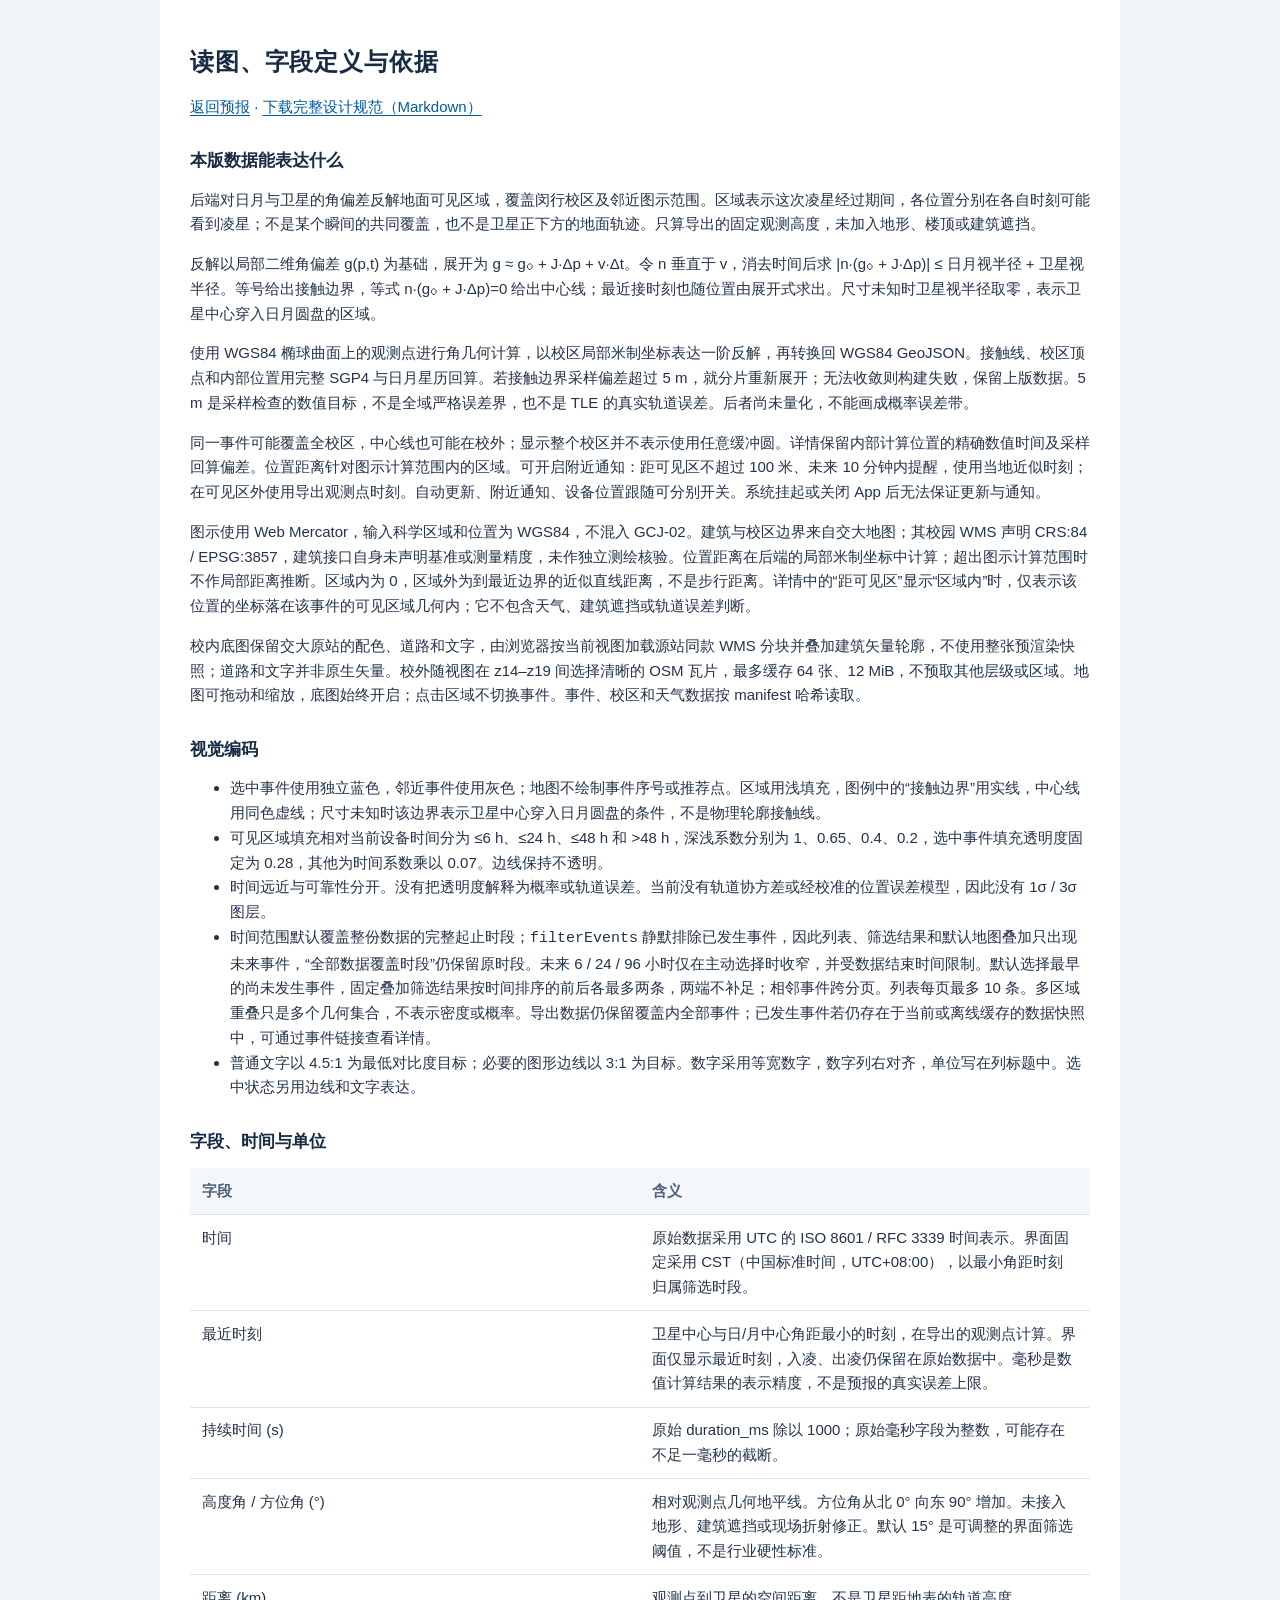
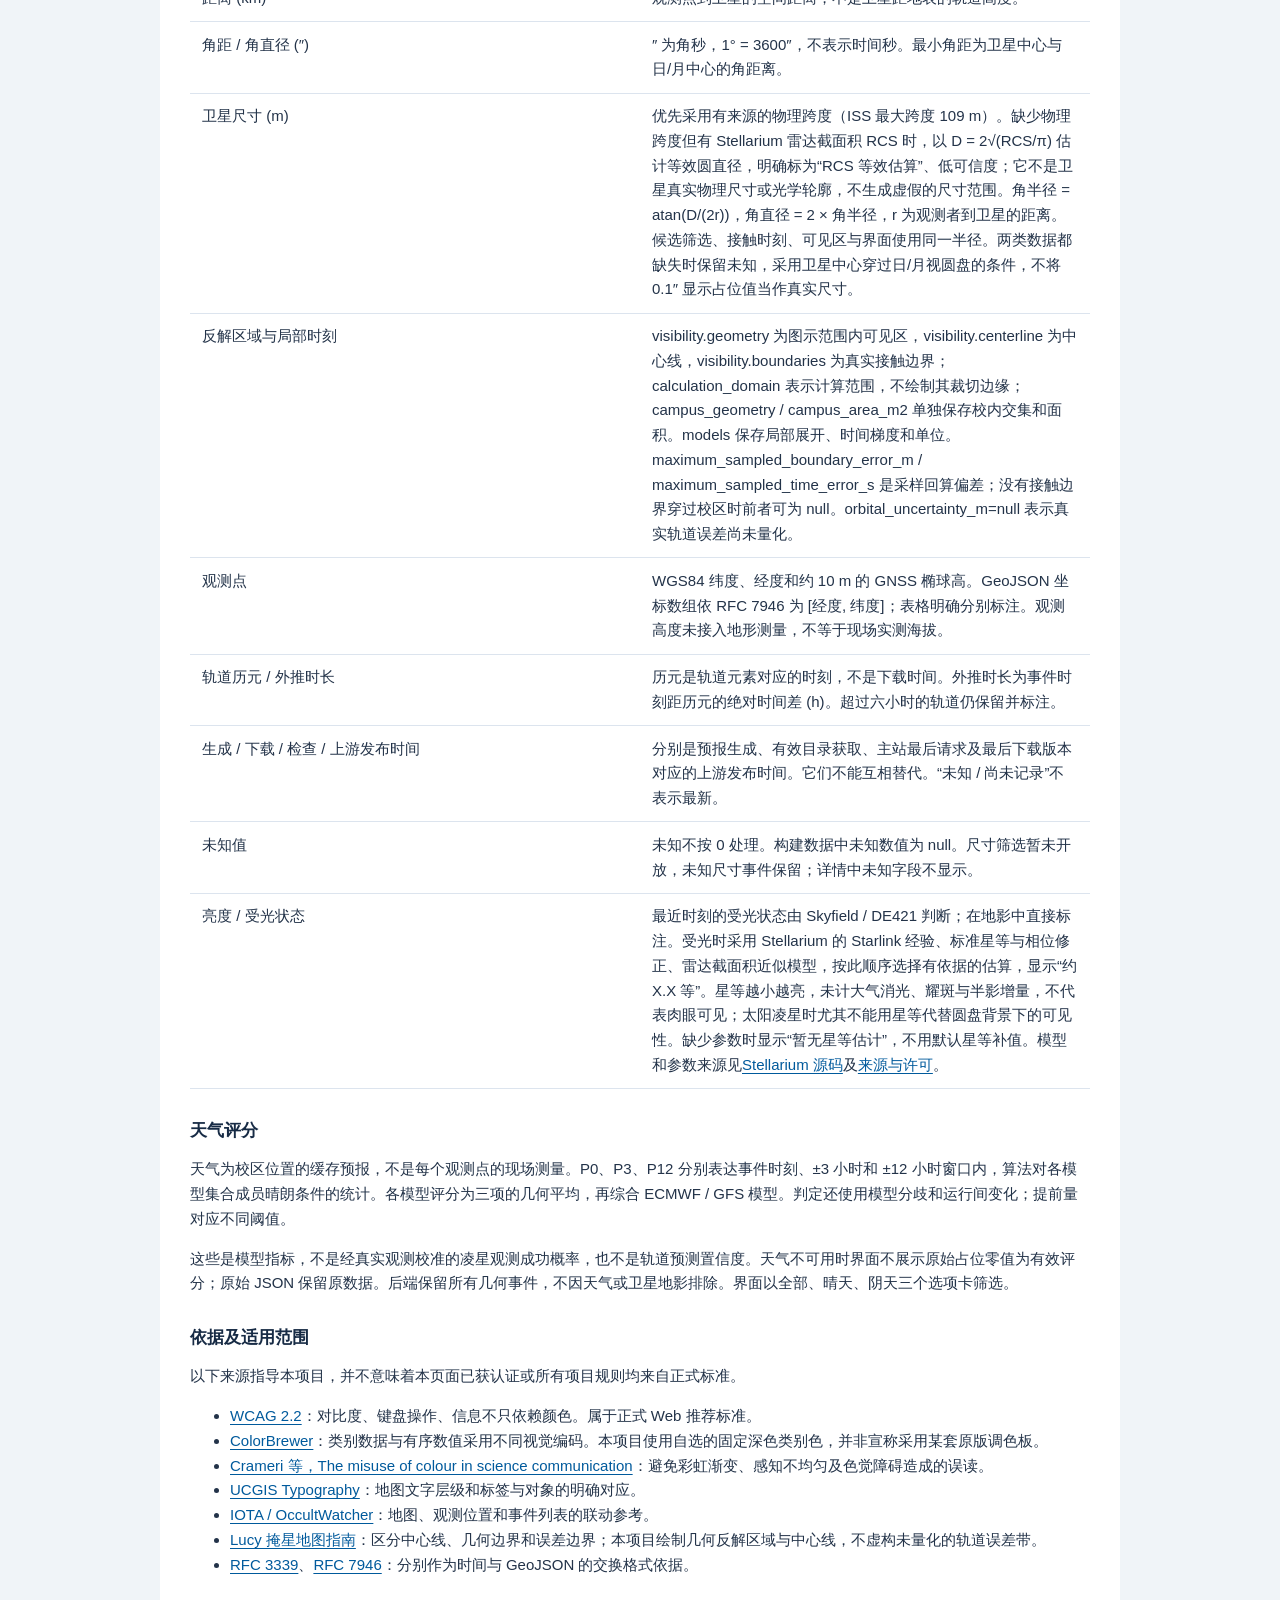
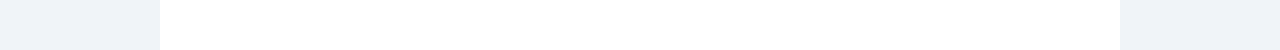
<file: deploy/reading.html>
<!doctype html>
<html lang="zh-CN">
<head><meta charset="utf-8"><meta name="viewport" content="width=device-width,initial-scale=1"><title>读图与字段定义 · 交大卫星凌日月预报</title><link rel="stylesheet" href="styles.css"></head>
<body>
<h1>读图、字段定义与依据</h1>
<p><a href="./">返回预报</a> · <a href="design.md" download>下载完整设计规范（Markdown）</a></p>
<h2>本版数据能表达什么</h2>
<p>后端对日月与卫星的角偏差反解地面可见区域，覆盖闵行校区及邻近图示范围。区域表示这次凌星经过期间，各位置分别在各自时刻可能看到凌星；不是某个瞬间的共同覆盖，也不是卫星正下方的地面轨迹。只算导出的固定观测高度，未加入地形、楼顶或建筑遮挡。</p>
<p>反解以局部二维角偏差 g(p,t) 为基础，展开为 g ≈ g₀ + J·Δp + v·Δt。令 n 垂直于 v，消去时间后求 |n·(g₀ + J·Δp)| ≤ 日月视半径 + 卫星视半径。等号给出接触边界，等式 n·(g₀ + J·Δp)=0 给出中心线；最近接时刻也随位置由展开式求出。尺寸未知时卫星视半径取零，表示卫星中心穿入日月圆盘的区域。</p>
<p>使用 WGS84 椭球曲面上的观测点进行角几何计算，以校区局部米制坐标表达一阶反解，再转换回 WGS84 GeoJSON。接触线、校区顶点和内部位置用完整 SGP4 与日月星历回算。若接触边界采样偏差超过 5 m，就分片重新展开；无法收敛则构建失败，保留上版数据。5 m 是采样检查的数值目标，不是全域严格误差界，也不是 TLE 的真实轨道误差。后者尚未量化，不能画成概率误差带。</p>
<p>同一事件可能覆盖全校区，中心线也可能在校外；显示整个校区并不表示使用任意缓冲圆。详情保留内部计算位置的精确数值时间及采样回算偏差。位置距离针对图示计算范围内的区域。可开启附近通知：距可见区不超过 100 米、未来 10 分钟内提醒，使用当地近似时刻；在可见区外使用导出观测点时刻。自动更新、附近通知、设备位置跟随可分别开关。系统挂起或关闭 App 后无法保证更新与通知。</p>
<p>图示使用 Web Mercator，输入科学区域和位置为 WGS84，不混入 GCJ-02。建筑与校区边界来自交大地图；其校园 WMS 声明 CRS:84 / EPSG:3857，建筑接口自身未声明基准或测量精度，未作独立测绘核验。位置距离在后端的局部米制坐标中计算；超出图示计算范围时不作局部距离推断。区域内为 0，区域外为到最近边界的近似直线距离，不是步行距离。详情中的“距可见区”显示“区域内”时，仅表示该位置的坐标落在该事件的可见区域几何内；它不包含天气、建筑遮挡或轨道误差判断。</p>
<p>校内底图保留交大原站的配色、道路和文字，由浏览器按当前视图加载源站同款 WMS 分块并叠加建筑矢量轮廓，不使用整张预渲染快照；道路和文字并非原生矢量。校外随视图在 z14–z19 间选择清晰的 OSM 瓦片，最多缓存 64 张、12 MiB，不预取其他层级或区域。地图可拖动和缩放，底图始终开启；点击区域不切换事件。事件、校区和天气数据按 manifest 哈希读取。</p>
<h2>视觉编码</h2>
<ul>
<li>选中事件使用独立蓝色，邻近事件使用灰色；地图不绘制事件序号或推荐点。区域用浅填充，图例中的“接触边界”用实线，中心线用同色虚线；尺寸未知时该边界表示卫星中心穿入日月圆盘的条件，不是物理轮廓接触线。</li>
<li>可见区域填充相对当前设备时间分为 ≤6 h、≤24 h、≤48 h 和 &gt;48 h，深浅系数分别为 1、0.65、0.4、0.2，选中事件填充透明度固定为 0.28，其他为时间系数乘以 0.07。边线保持不透明。</li>
<li>时间远近与可靠性分开。没有把透明度解释为概率或轨道误差。当前没有轨道协方差或经校准的位置误差模型，因此没有 1σ / 3σ 图层。</li>
<li>时间范围默认覆盖整份数据的完整起止时段；<code>filterEvents</code> 静默排除已发生事件，因此列表、筛选结果和默认地图叠加只出现未来事件，“全部数据覆盖时段”仍保留原时段。未来 6 / 24 / 96 小时仅在主动选择时收窄，并受数据结束时间限制。默认选择最早的尚未发生事件，固定叠加筛选结果按时间排序的前后各最多两条，两端不补足；相邻事件跨分页。列表每页最多 10 条。多区域重叠只是多个几何集合，不表示密度或概率。导出数据仍保留覆盖内全部事件；已发生事件若仍存在于当前或离线缓存的数据快照中，可通过事件链接查看详情。</li>
<li>普通文字以 4.5:1 为最低对比度目标；必要的图形边线以 3:1 为目标。数字采用等宽数字，数字列右对齐，单位写在列标题中。选中状态另用边线和文字表达。</li>
</ul>
<h2>字段、时间与单位</h2>
<table><thead><tr><th scope="col">字段</th><th scope="col">含义</th></tr></thead><tbody>
<tr><td>时间</td><td>原始数据采用 UTC 的 ISO 8601 / RFC 3339 时间表示。界面固定采用 CST（中国标准时间，UTC+08:00），以最小角距时刻归属筛选时段。</td></tr>
<tr><td>最近时刻</td><td>卫星中心与日/月中心角距最小的时刻，在导出的观测点计算。界面仅显示最近时刻，入凌、出凌仍保留在原始数据中。毫秒是数值计算结果的表示精度，不是预报的真实误差上限。</td></tr>
<tr><td>持续时间 (s)</td><td>原始 duration_ms 除以 1000；原始毫秒字段为整数，可能存在不足一毫秒的截断。</td></tr>
<tr><td>高度角 / 方位角 (°)</td><td>相对观测点几何地平线。方位角从北 0° 向东 90° 增加。未接入地形、建筑遮挡或现场折射修正。默认 15° 是可调整的界面筛选阈值，不是行业硬性标准。</td></tr>
<tr><td>距离 (km)</td><td>观测点到卫星的空间距离，不是卫星距地表的轨道高度。</td></tr>
<tr><td>角距 / 角直径 (″)</td><td>″ 为角秒，1° = 3600″，不表示时间秒。最小角距为卫星中心与日/月中心的角距离。</td></tr>
<tr><td>卫星尺寸 (m)</td><td>优先采用有来源的物理跨度（ISS 最大跨度 109 m）。缺少物理跨度但有 Stellarium 雷达截面积 RCS 时，以 D = 2√(RCS/π) 估计等效圆直径，明确标为“RCS 等效估算”、低可信度；它不是卫星真实物理尺寸或光学轮廓，不生成虚假的尺寸范围。角半径 = atan(D/(2r))，角直径 = 2 × 角半径，r 为观测者到卫星的距离。候选筛选、接触时刻、可见区与界面使用同一半径。两类数据都缺失时保留未知，采用卫星中心穿过日/月视圆盘的条件，不将 0.1″ 显示占位值当作真实尺寸。</td></tr>
<tr><td>反解区域与局部时刻</td><td>visibility.geometry 为图示范围内可见区，visibility.centerline 为中心线，visibility.boundaries 为真实接触边界；calculation_domain 表示计算范围，不绘制其裁切边缘；campus_geometry / campus_area_m2 单独保存校内交集和面积。models 保存局部展开、时间梯度和单位。maximum_sampled_boundary_error_m / maximum_sampled_time_error_s 是采样回算偏差；没有接触边界穿过校区时前者可为 null。orbital_uncertainty_m=null 表示真实轨道误差尚未量化。</td></tr>
<tr><td>观测点</td><td>WGS84 纬度、经度和约 10 m 的 GNSS 椭球高。GeoJSON 坐标数组依 RFC 7946 为 [经度, 纬度]；表格明确分别标注。观测高度未接入地形测量，不等于现场实测海拔。</td></tr>
<tr><td>轨道历元 / 外推时长</td><td>历元是轨道元素对应的时刻，不是下载时间。外推时长为事件时刻距历元的绝对时间差 (h)。超过六小时的轨道仍保留并标注。</td></tr>
<tr><td>生成 / 下载 / 检查 / 上游发布时间</td><td>分别是预报生成、有效目录获取、主站最后请求及最后下载版本对应的上游发布时间。它们不能互相替代。“未知 / 尚未记录”不表示最新。</td></tr>
<tr><td>未知值</td><td>未知不按 0 处理。构建数据中未知数值为 null。尺寸筛选暂未开放，未知尺寸事件保留；详情中未知字段不显示。</td></tr>
<tr><td>亮度 / 受光状态</td><td>最近时刻的受光状态由 Skyfield / DE421 判断；在地影中直接标注。受光时采用 Stellarium 的 Starlink 经验、标准星等与相位修正、雷达截面积近似模型，按此顺序选择有依据的估算，显示“约 X.X 等”。星等越小越亮，未计大气消光、耀斑与半影增量，不代表肉眼可见；太阳凌星时尤其不能用星等代替圆盘背景下的可见性。缺少参数时显示“暂无星等估计”，不用默认星等补值。模型和参数来源见<a href="https://github.com/Stellarium/stellarium/blob/60e6060f843dd6b373cee5c14631969a9b5f1647/plugins/Satellites/src/Satellite.cpp">Stellarium 源码</a>及<a href="third-party.md">来源与许可</a>。</td></tr>
</tbody></table>
<h2>天气评分</h2>
<p>天气为校区位置的缓存预报，不是每个观测点的现场测量。P0、P3、P12 分别表达事件时刻、±3 小时和 ±12 小时窗口内，算法对各模型集合成员晴朗条件的统计。各模型评分为三项的几何平均，再综合 ECMWF / GFS 模型。判定还使用模型分歧和运行间变化；提前量对应不同阈值。</p>
<p>这些是模型指标，不是经真实观测校准的凌星观测成功概率，也不是轨道预测置信度。天气不可用时界面不展示原始占位零值为有效评分；原始 JSON 保留原数据。后端保留所有几何事件，不因天气或卫星地影排除。界面以全部、晴天、阴天三个选项卡筛选。</p>
<h2>依据及适用范围</h2>
<p>以下来源指导本项目，并不意味着本页面已获认证或所有项目规则均来自正式标准。</p>
<ul>
<li><a href="https://www.w3.org/TR/WCAG22/">WCAG 2.2</a>：对比度、键盘操作、信息不只依赖颜色。属于正式 Web 推荐标准。</li>
<li><a href="https://colorbrewer2.org/learnmore/schemes.html">ColorBrewer</a>：类别数据与有序数值采用不同视觉编码。本项目使用自选的固定深色类别色，并非宣称采用某套原版调色板。</li>
<li><a href="https://www.nature.com/articles/s41467-020-19160-7">Crameri 等，The misuse of colour in science communication</a>：避免彩虹渐变、感知不均匀及色觉障碍造成的误读。</li>
<li><a href="https://gistbok-ltb.ucgis.org/current/concept/CV-03-010">UCGIS Typography</a>：地图文字层级和标签与对象的明确对应。</li>
<li><a href="https://occultations.org/observing/software/ow/">IOTA / OccultWatcher</a>：地图、观测位置和事件列表的联动参考。</li>
<li><a href="https://lucy.swri.edu/occ/mapguide.html">Lucy 掩星地图指南</a>：区分中心线、几何边界和误差边界；本项目绘制几何反解区域与中心线，不虚构未量化的轨道误差带。</li>
<li><a href="https://www.rfc-editor.org/rfc/rfc3339">RFC 3339</a>、<a href="https://www.rfc-editor.org/rfc/rfc7946">RFC 7946</a>：分别作为时间与 GeoJSON 的交换格式依据。</li>
</ul>
</body></html>
</file>
<file: deploy/styles.css>
/* Shared visual system; map geometry and scientific color encodings stay in map.mjs. */
:root {
  color-scheme: light;
  --ink: #233349; --muted: #5e6e82; --blue: #005a9c; --line: #dce4ee;
  --surface: #fff; --soft: #f4f7fb;
  color: var(--ink); background: #f0f4f8;
  font: 15px/1.65 -apple-system, BlinkMacSystemFont, "Segoe UI", "PingFang SC", "Microsoft YaHei", sans-serif;
}
* { box-sizing: border-box; }
body { margin: 0 auto; padding: 0 2rem 2rem; max-width: 1440px; }
h1, h2, h3 { color: #172b45; line-height: 1.35; }
h1 { font-size: 1.6rem; letter-spacing: .035em; } h2 { font-size: 1.15rem; margin: 0 0 1rem; } h3 { font-size: 1rem; }
a { color: var(--blue); text-underline-offset: .2em; } a:hover { color: #003f70; }
.site-header { display: flex; align-items: center; justify-content: space-between; gap: 1.5rem; padding: 1.8rem 0; }
.brand { display: flex; align-items: center; gap: 1rem; }
.brand-mark { display: grid; place-items: center; width: 3.3rem; height: 3.3rem; flex-shrink: 0; color: white; background: #193f64; border-radius: 16px; font-size: 2rem; box-shadow: 0 4px 12px #193f6418; }
.eyebrow { margin: 0 0 .3rem; font-size: .65rem; font-weight: 700; letter-spacing: .18em; color: #526b84; }
.site-header h1 { margin: 0; }
.header-meta { display: flex; flex-direction: column; align-items: flex-end; gap: .3rem; color: var(--muted); font-size: .8rem; }
.timezone { letter-spacing: .08em; font-size: .7rem; }
#application > section, #filters { background: var(--surface); border: 1px solid var(--line); border-radius: 16px; margin: 0 0 1.3rem; padding: 1.5rem; box-shadow: 0 3px 14px #20385504; }
.section-heading { display: flex; align-items: center; justify-content: space-between; gap: 1rem; margin-bottom: 1rem; }
.section-heading h2 { margin: 0; }
.section-note { color: var(--muted); font-size: .8rem; }
button, input, select { font: inherit; color: inherit; border: 1px solid #aab9ca; border-radius: 7px; padding: .5rem .75rem; min-height: 2.6rem; background: white; }
button { cursor: pointer; font-size: .85rem; font-weight: 550; transition: background .15s, border-color .15s, box-shadow .15s; }
button:hover:not(:disabled) { background: #edf4fa; border-color: var(--blue); }
button:active:not(:disabled) { background: #dceaf6; }
button:disabled, input:disabled { cursor: default; color: #68788a; background: #f0f3f7; border-color: var(--line); }
input::placeholder { color: #6d7c8e; }
input:focus, select:focus { border-color: var(--blue); }
:focus-visible { outline: 3px solid var(--blue); outline-offset: 3px; }
label { display: inline-flex; flex-direction: column; gap: .4rem; font-size: .8rem; color: #4d6076; }
input, select { width: 100%; min-width: 0; color: var(--ink); font-size: .9rem; }
input[type=checkbox] { width: 1.1rem; height: 1.1rem; min-height: 0; accent-color: var(--blue); }
.actions { display: flex; flex-wrap: wrap; gap: .6rem; align-items: center; margin-block: .9rem; }
.actions label { flex-direction: row; align-items: center; }
#filter-controls { display: grid; grid-template-columns: repeat(4, minmax(0, 1fr)); gap: 1rem 1.25rem; padding: 0; margin: 0; border: 0; min-width: 0; }
.filter-choice { display: flex; flex-direction: column; gap: .4rem; font-size: .8rem; color: #4d6076; }
.filter-tabs { display: flex; background: #edf2f7; padding: 3px; border-radius: 9px; gap: 3px; }
.filter-tabs button { flex: 1; padding: .3rem .55rem; min-height: 2.2rem; background: transparent; border-color: transparent; }
.filter-tabs [role=tab][aria-selected=true] { background: var(--blue); color: #fff; box-shadow: 0 2px 5px #005a9c24; }
#filter-controls > .actions { grid-column: 1 / -1; margin: .2rem 0 0; border-top: 1px solid var(--line); padding-top: 1rem; }
#distance-filter-hint { align-self: center; }
.checkbox-label { flex-direction: row; align-items: center; align-self: center; }
.app-settings { display: flex; flex-wrap: wrap; gap: 1rem 1.5rem; margin-bottom: .8rem; }
#reset { margin-left: auto; }
#filter-error:empty, #share-status:empty { display: none; }
.map-toolbar { gap: .5rem; margin: 0 0 .9rem; }
#zoom-in, #zoom-out { width: 2.6rem; padding: .2rem; font-size: 1.2rem; }
#zoom-level { color: var(--muted); font-size: .8rem; padding-inline: .4rem; font-variant-numeric: tabular-nums; }
.map-legend { display: flex; flex-wrap: wrap; gap: .5rem 1rem; margin-left: auto; color: var(--muted); font-size: .75rem; }
.map-legend span { display: inline-flex; align-items: center; gap: .4rem; }
.legend-line { width: 1.3rem; border-top: 2px solid var(--blue); }
.legend-line.dashed { border-top-style: dashed; }
.legend-line.campus { border-color: #737d87; }
.legend-dot { width: .6rem; height: .6rem; border-radius: 50%; background: var(--blue); }
.legend-dot.adjacent { background: #626b73; }
.map-frame { overflow: hidden; width: 100%; touch-action: none; border: 1px solid #b9c9d8; border-radius: 10px; }
#map { cursor: grab; user-select: none; display: block; width: 100%; height: auto; aspect-ratio: 12 / 7; background: #fff; }
#map text { font: 14px system-ui, sans-serif; fill: #161616; }
#map.dragging { cursor: grabbing; }
#map .marker { cursor: pointer; } #map .marker:focus { outline: none; stroke: #161616; stroke-width: 4; }
#map-status { font-size: .8rem; color: var(--muted); margin: .8rem 0 .3rem; }
.map-attribution { margin: .3rem 0 0; font-size: .7rem; color: var(--muted); }
.map-attribution a { color: inherit; }
.selection-hint { font-size: .8rem; color: var(--muted); margin-block: .3rem; }
#result-count { font-size: .9rem; font-weight: 600; margin: .8rem 0; }
#page-status { color: var(--muted); font-size: .8rem; }
#page-jump { width: 4rem; }
.table-scroll { overflow-x: auto; border: 1px solid var(--line); border-radius: 9px; }
table { border-collapse: collapse; width: 100%; } caption { text-align: left; padding: .5rem; }
th, td { padding: .7rem .8rem; border-bottom: 1px solid var(--line); text-align: left; vertical-align: top; }
th { color: #4d6076; background: #f3f6fa; font-weight: 600; position: sticky; top: 0; z-index: 1; white-space: nowrap; }
.number, time, code { font-variant-numeric: tabular-nums; }
.number { text-align: right; white-space: nowrap; }
#events { height: 36rem; min-width: 0; overflow-y: auto; overflow-x: hidden; scroll-snap-type: y mandatory; overscroll-behavior-y: contain; scrollbar-gutter: stable; }
.event-page { height: 100%; scroll-snap-align: start; scroll-snap-stop: always; }
.event-page table { height: 100%; }
.events-header, .event-page table { table-layout: fixed; font-size: .8rem; line-height: 1.5; }
.events-header thead { height: 3.2rem; }
.events-header th { position: static; white-space: normal; }
.events-header th, .event-page td { padding: .5rem .6rem; overflow-wrap: anywhere; vertical-align: middle; }
.event-page .number { white-space: normal; }
#events-header { padding-right: 0; overflow-y: scroll; scrollbar-gutter: stable; }
#events tr { cursor: pointer; }
#events tr[data-overlay=true] { background: #f4f6f8; }
#events tr[aria-selected=true] { background: #e5f0fa; outline: 2px solid var(--blue); outline-offset: -2px; }
#events tr[aria-selected=true] td:first-child { border-left: 6px solid var(--blue); }
#events tr[data-overlay=true]:not([aria-selected=true]) td:first-child { border-left: 6px solid #626b73; }
#events tr[data-event-key]:hover { background: #edf4fa; }
#events .empty-event-row { cursor: default; }
#location-form { display: flex; flex-wrap: wrap; align-items: flex-end; gap: .75rem; }
#latitude, #longitude { width: 12rem; }
#location-form button[type=submit], #share { background: var(--blue); color: #fff; border-color: var(--blue); }
#location-form button[type=submit]:hover, #share:hover { background: #00497f; }
#location-status { color: var(--muted); font-size: .8rem; margin-bottom: 0; }
#detail-name { font-size: 1.15rem; font-weight: 650; color: #173e65; margin-top: 0; }
.metadata { display: grid; grid-template-columns: minmax(10rem, 15rem) minmax(0, 1fr); gap: 0 1.25rem; font-size: .85rem; }
dt, dd { padding: .55rem 0; border-bottom: 1px solid #edf1f6; }
dt { font-weight: 500; color: var(--muted); } dd { margin: 0; overflow-wrap: anywhere; font-variant-numeric: tabular-nums; }
#transit-figure { float: right; width: min(360px, 100%); margin: 0 0 1rem 2rem; }
#transit-diagram { width: 100%; display: block; background: #f4f7fb; border: 1px solid var(--line); border-radius: 12px; }
#transit-diagram text { font: 13px system-ui, sans-serif; fill: #161616; }
#transit-caption { font-size: .75rem; color: var(--muted); margin-top: .6rem; }
#detail-content::after { content: ''; display: block; clear: both; }
#calculation-detail { margin-top: 1rem; }
summary { cursor: pointer; color: #365c7e; font-size: .85rem; padding: .65rem 0; }
footer { margin: 2rem 0 0; padding: 1rem .3rem; color: var(--muted); font-size: .8rem; }
footer h2 { font-size: 1rem; }
footer > p { margin: .5rem 0; }
#data-status { border-top: 1px solid #ced9e5; padding-top: 1.5rem; margin-top: 1.5rem; }
#data-notices { padding-left: 0; list-style: none; }
#data-notices li { margin-block: .5rem; padding: .5rem .8rem; border-left: 3px solid #7c8c9e; background: #e8eef5; border-radius: 0 6px 6px 0; }
#data-notices [data-severity=critical] { border-color: #a32116; color: #861b13; background: #fceeea; font-weight: 600; }
#data-notices [data-severity=warning] { border-color: #996500; background: #faf3e5; color: #715115; }
#filter-error, #load-status[data-error=true] { color: #9b1c13; font-weight: 600; }
.weather-heading { cursor: help; text-decoration: underline dotted; text-underline-offset: .2em; align-self: flex-start; }
#weather-tooltip { pointer-events: none; position: fixed; z-index: 10; max-height: min(70vh, 36rem); overflow: auto; padding: 1rem; border: 1px solid #aab9ca; border-radius: 10px; background: #fff; box-shadow: 0 8px 30px #18385826; font-size: .8rem; }
#weather-tooltip .metadata { grid-template-columns: minmax(7rem, 1fr) minmax(0, 2fr); gap: .2rem .5rem; }
pre { white-space: pre-wrap; overflow-wrap: anywhere; background: #e8eef5; padding: 1rem; border-radius: 8px; }
li { overflow-wrap: anywhere; }
[hidden] { display: none !important; }
.visually-hidden, .skip-link:not(:focus) { position: absolute; width: 1px; height: 1px; padding: 0; margin: -1px; overflow: hidden; clip-path: inset(50%); white-space: nowrap; }
.skip-link:focus { display: block; padding: .75rem; }
body:has(> h1) { max-width: 960px; padding-top: 2rem; padding-bottom: 4rem; background: white; }
body:has(> h1) h2 { margin-top: 2rem; }
body:has(> h1) table { table-layout: fixed; }
body:has(> h1) td { overflow-wrap: anywhere; }
@media (max-width: 1000px) {
  #filter-controls { grid-template-columns: repeat(2, minmax(0, 1fr)); }
  .map-legend { width: 100%; margin: .25rem 0 0; }
}
@media (max-width: 700px) {
  body { padding: 0 .8rem 1.5rem; }
  .site-header { padding: 1.3rem .2rem; }
  .site-header h1 { font-size: 1.2rem; }
  .brand { gap: .7rem; } .brand-mark { width: 2.8rem; height: 2.8rem; border-radius: 12px; }
  .eyebrow { font-size: .55rem; letter-spacing: .12em; }
  .header-meta { display: none; }
  #application > section, #filters { padding: 1rem; border-radius: 12px; margin-bottom: 1rem; }
  .section-note { font-size: .7rem; }
  #events, #events-header { min-width: 850px; }
  #transit-figure { float: none; margin: 0 auto 1rem; }
  .metadata { grid-template-columns: minmax(7rem, 40%) minmax(0, 1fr); gap: 0 .6rem; }
  #location-form label { flex: 1 1 40%; min-width: 0; }
  #latitude, #longitude { width: 100%; }
  #location-form button { flex: 1 1 auto; }
  #reset { margin-left: 0; }
  .map-legend { font-size: .68rem; gap: .4rem .7rem; }
}
@media (max-width: 480px) {
  #filter-controls { grid-template-columns: minmax(0, 1fr); gap: .85rem; }
  #filter-controls > .actions button { flex: 1 1 auto; }
  .section-heading { gap: .5rem; }
  #map-status { font-size: .75rem; }
}
@media (prefers-reduced-motion: reduce) { *, *::before, *::after { transition: none !important; scroll-behavior: auto !important; } }
</file>
